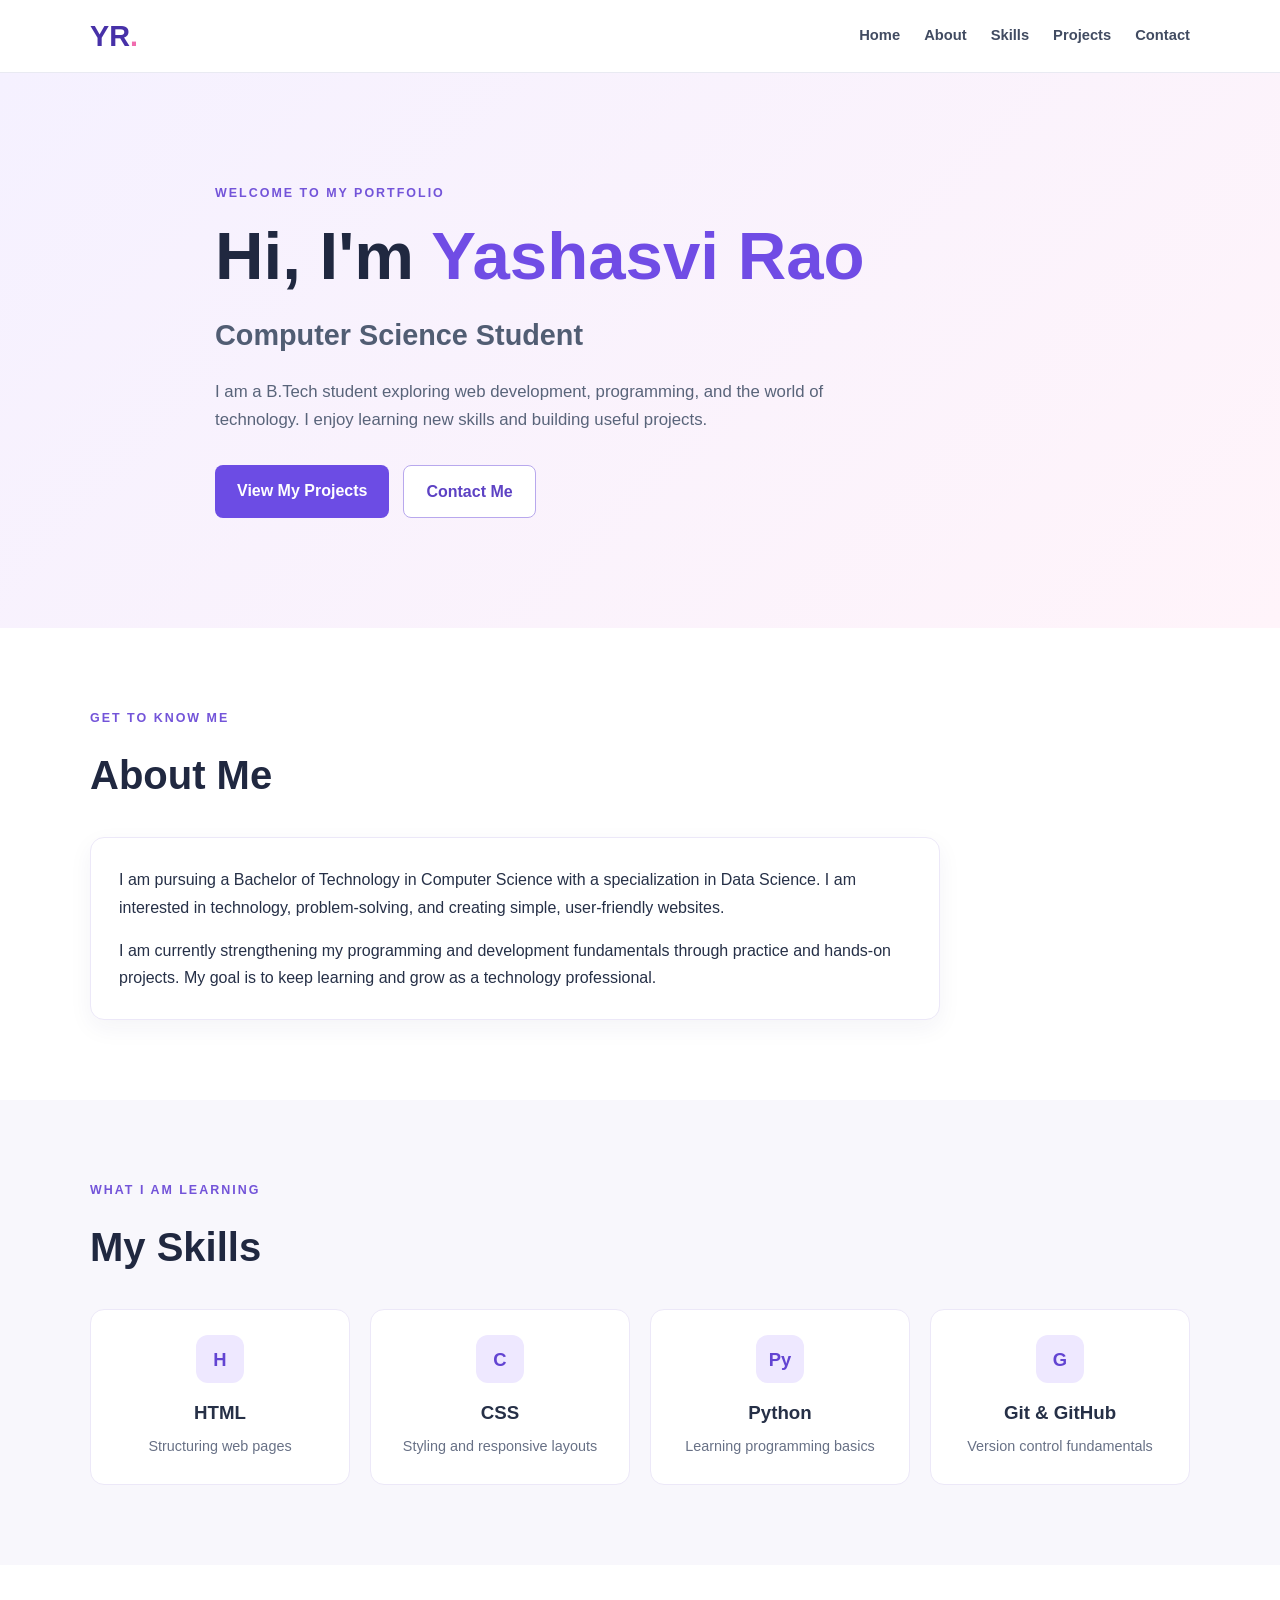
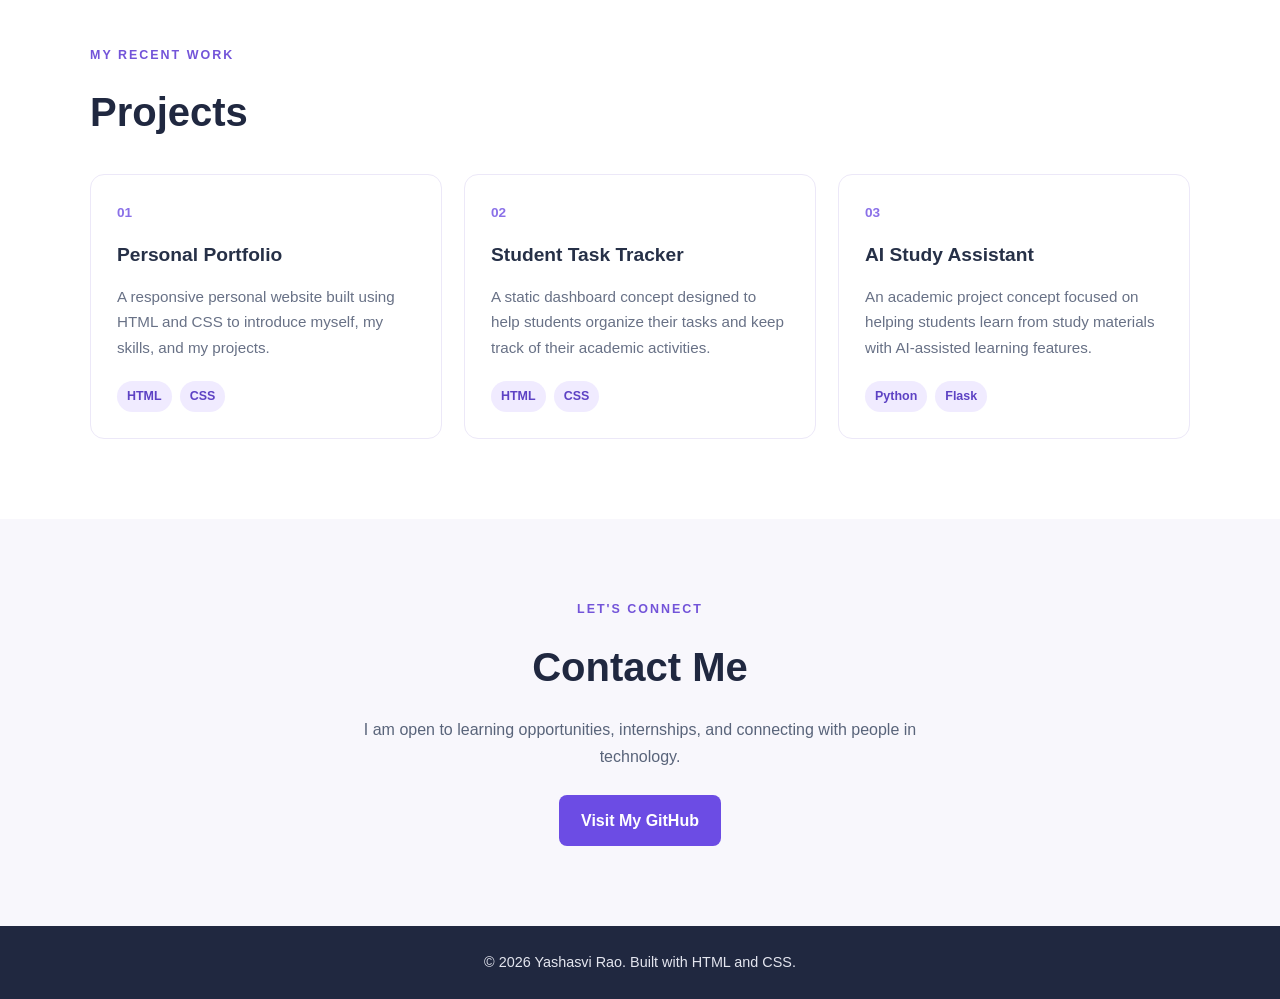
<file: docs/index.html>
<!DOCTYPE html>
<html lang="en">
<head>
    <meta charset="UTF-8">
    <meta name="viewport" content="width=device-width, initial-scale=1.0">
    <meta name="description" content="Personal portfolio of a Computer Science and Data Science student.">
    <title>Yashasvi Rao | Portfolio</title>
    <link rel="stylesheet" href="style.css">
</head>
<body>

    <header class="header">
        <nav class="navbar container">
            <a href="#home" class="logo">YR<span>.</span></a>

            <div class="nav-links">
                <a href="#home">Home</a>
                <a href="#about">About</a>
                <a href="#skills">Skills</a>
                <a href="#projects">Projects</a>
                <a href="#contact">Contact</a>
            </div>
        </nav>
    </header>

    <main>
        <section id="home" class="hero">
            <div class="container hero-content">
                <p class="eyebrow">WELCOME TO MY PORTFOLIO</p>
                <h1>Hi, I'm <span>Yashasvi Rao</span></h1>
                <h2>Computer Science Student</h2>
                <p class="hero-description">
                    I am a B.Tech student exploring web development,
                    programming, and the world of technology.
                    I enjoy learning new skills and building useful projects.
                </p>

                <div class="hero-buttons">
                    <a href="#projects" class="button primary-button">View My Projects</a>
                    <a href="#contact" class="button secondary-button">Contact Me</a>
                </div>
            </div>
        </section>

        <section id="about" class="section">
            <div class="container">
                <p class="eyebrow">GET TO KNOW ME</p>
                <h2 class="section-title">About Me</h2>

                <div class="about-card">
                    <p>
                        I am pursuing a Bachelor of Technology in Computer
                        Science with a specialization in Data Science.
                        I am interested in technology, problem-solving,
                        and creating simple, user-friendly websites.
                    </p>
                    <p>
                        I am currently strengthening my programming and
                        development fundamentals through practice and
                        hands-on projects. My goal is to keep learning
                        and grow as a technology professional.
                    </p>
                </div>
            </div>
        </section>

        <section id="skills" class="section section-light">
            <div class="container">
                <p class="eyebrow">WHAT I AM LEARNING</p>
                <h2 class="section-title">My Skills</h2>

                <div class="skills-grid">
                    <article class="skill-card">
                        <div class="skill-icon">H</div>
                        <h3>HTML</h3>
                        <p>Structuring web pages</p>
                    </article>

                    <article class="skill-card">
                        <div class="skill-icon">C</div>
                        <h3>CSS</h3>
                        <p>Styling and responsive layouts</p>
                    </article>

                    <article class="skill-card">
                        <div class="skill-icon">Py</div>
                        <h3>Python</h3>
                        <p>Learning programming basics</p>
                    </article>

                    <article class="skill-card">
                        <div class="skill-icon">G</div>
                        <h3>Git & GitHub</h3>
                        <p>Version control fundamentals</p>
                    </article>
                </div>
            </div>
        </section>

        <section id="projects" class="section">
            <div class="container">
                <p class="eyebrow">MY RECENT WORK</p>
                <h2 class="section-title">Projects</h2>

                <div class="projects-grid">
                    <article class="project-card">
                        <div class="project-number">01</div>
                        <h3>Personal Portfolio</h3>
                        <p>
                            A responsive personal website built using
                            HTML and CSS to introduce myself, my skills,
                            and my projects.
                        </p>
                        <div class="tags">
                            <span>HTML</span>
                            <span>CSS</span>
                        </div>
                    </article>

                    <article class="project-card">
                        <div class="project-number">02</div>
                        <h3>Student Task Tracker</h3>
                        <p>
                            A static dashboard concept designed to help
                            students organize their tasks and keep track
                            of their academic activities.
                        </p>
                        <div class="tags">
                            <span>HTML</span>
                            <span>CSS</span>
                        </div>
                    </article>

                    <article class="project-card">
                        <div class="project-number">03</div>
                        <h3>AI Study Assistant</h3>
                        <p>
                            An academic project concept focused on
                            helping students learn from study materials
                            with AI-assisted learning features.
                        </p>
                        <div class="tags">
                            <span>Python</span>
                            <span>Flask</span>
                        </div>
                    </article>
                </div>
            </div>
        </section>

        <section id="contact" class="section section-light">
            <div class="container contact-content">
                <p class="eyebrow">LET'S CONNECT</p>
                <h2 class="section-title">Contact Me</h2>
                <p>
                    I am open to learning opportunities, internships,
                    and connecting with people in technology.
                </p>
                <a class="button primary-button"
                   href="https://github.com/yashi2911"
                   target="_blank"
                   rel="noopener noreferrer">
                    Visit My GitHub
                </a>
            </div>
        </section>
    </main>

    <footer class="footer">
        <div class="container">
            <p>&copy; 2026 Yashasvi Rao. Built with HTML and CSS.</p>
        </div>
    </footer>

</body>
</html>
</file>
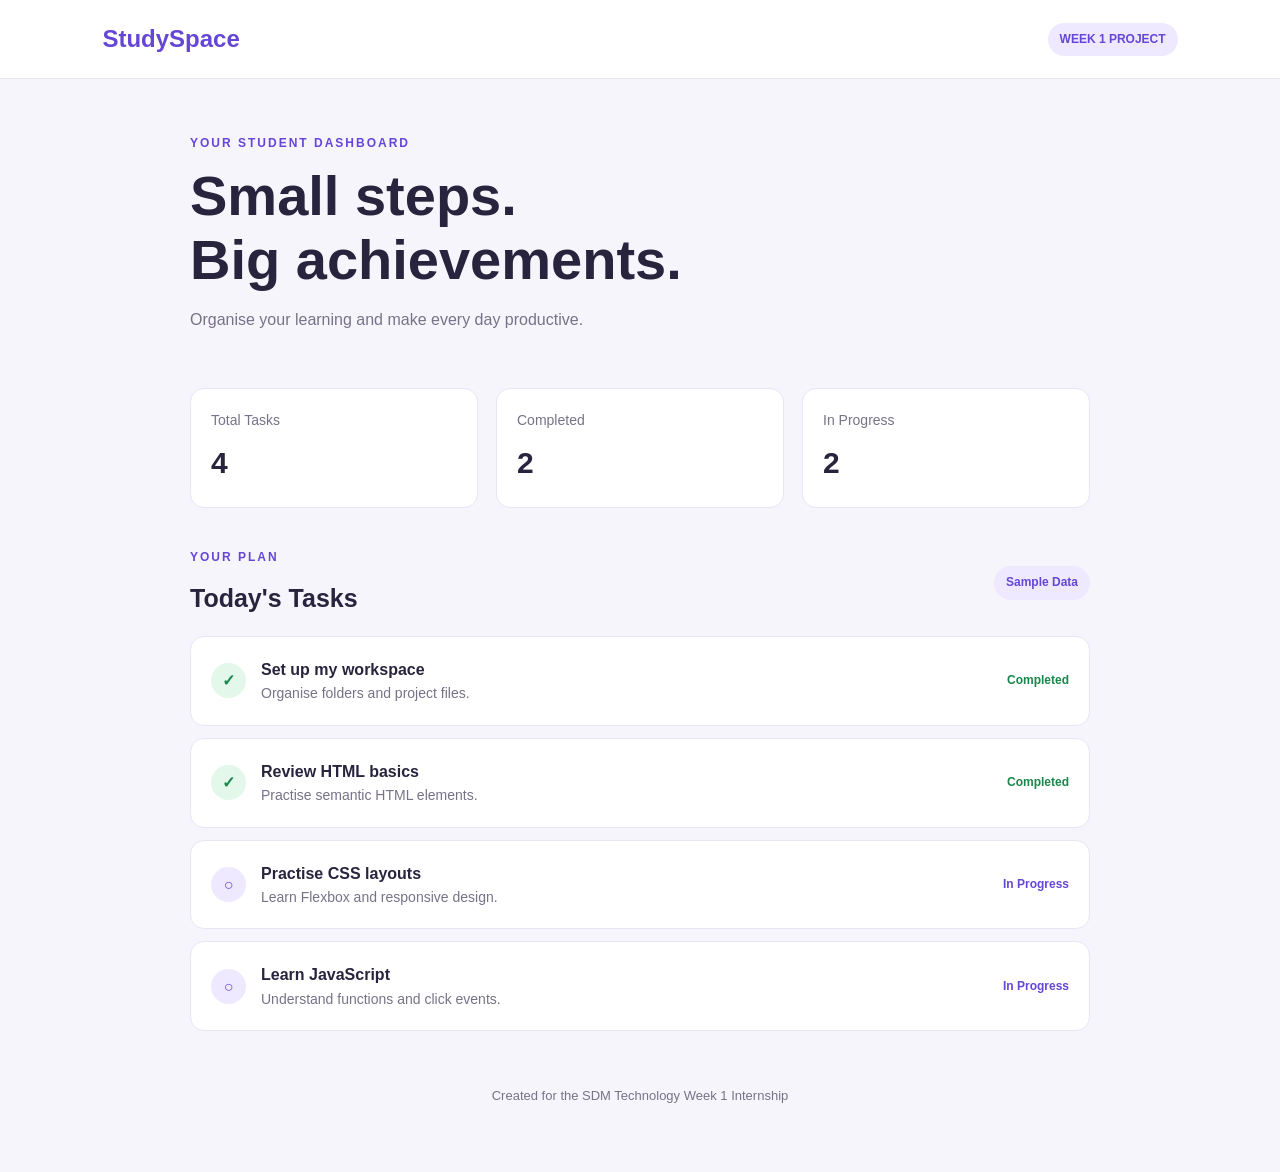
<file: html-css-page/index.html>
<!DOCTYPE html>
<html lang="en">
<head>
    <meta charset="UTF-8">
    <meta name="viewport" content="width=device-width, initial-scale=1.0">
    <title>StudySpace | Student Dashboard</title>
    <link rel="stylesheet" href="style.css">
</head>
<body>

    <header class="navbar">
        <a href="#" class="logo">StudySpace</a>
        <span class="tag">WEEK 1 PROJECT</span>
    </header>

    <main class="container">

        <section class="hero">
            <p class="eyebrow">YOUR STUDENT DASHBOARD</p>
            <h1>Small steps.<br>Big achievements.</h1>
            <p class="subtitle">
                Organise your learning and make every day productive.
            </p>
        </section>

        <section class="stats">
            <div class="stat-card">
                <p>Total Tasks</p>
                <h2>4</h2>
            </div>

            <div class="stat-card">
                <p>Completed</p>
                <h2>2</h2>
            </div>

            <div class="stat-card">
                <p>In Progress</p>
                <h2>2</h2>
            </div>
        </section>

        <section class="tasks">
            <div class="section-heading">
                <div>
                    <p class="eyebrow">YOUR PLAN</p>
                    <h2>Today's Tasks</h2>
                </div>
                <span class="tag">Sample Data</span>
            </div>

            <article class="task completed">
                <span class="check">✓</span>
                <div class="task-details">
                    <h3>Set up my workspace</h3>
                    <p>Organise folders and project files.</p>
                </div>
                <span class="status done">Completed</span>
            </article>

            <article class="task completed">
                <span class="check">✓</span>
                <div class="task-details">
                    <h3>Review HTML basics</h3>
                    <p>Practise semantic HTML elements.</p>
                </div>
                <span class="status done">Completed</span>
            </article>

            <article class="task">
                <span class="check pending">○</span>
                <div class="task-details">
                    <h3>Practise CSS layouts</h3>
                    <p>Learn Flexbox and responsive design.</p>
                </div>
                <span class="status progress">In Progress</span>
            </article>

            <article class="task">
                <span class="check pending">○</span>
                <div class="task-details">
                    <h3>Learn JavaScript</h3>
                    <p>Understand functions and click events.</p>
                </div>
                <span class="status progress">In Progress</span>
            </article>
        </section>

        <footer>
            Created for the SDM Technology Week 1 Internship
        </footer>

    </main>

</body>
</html>
</file>
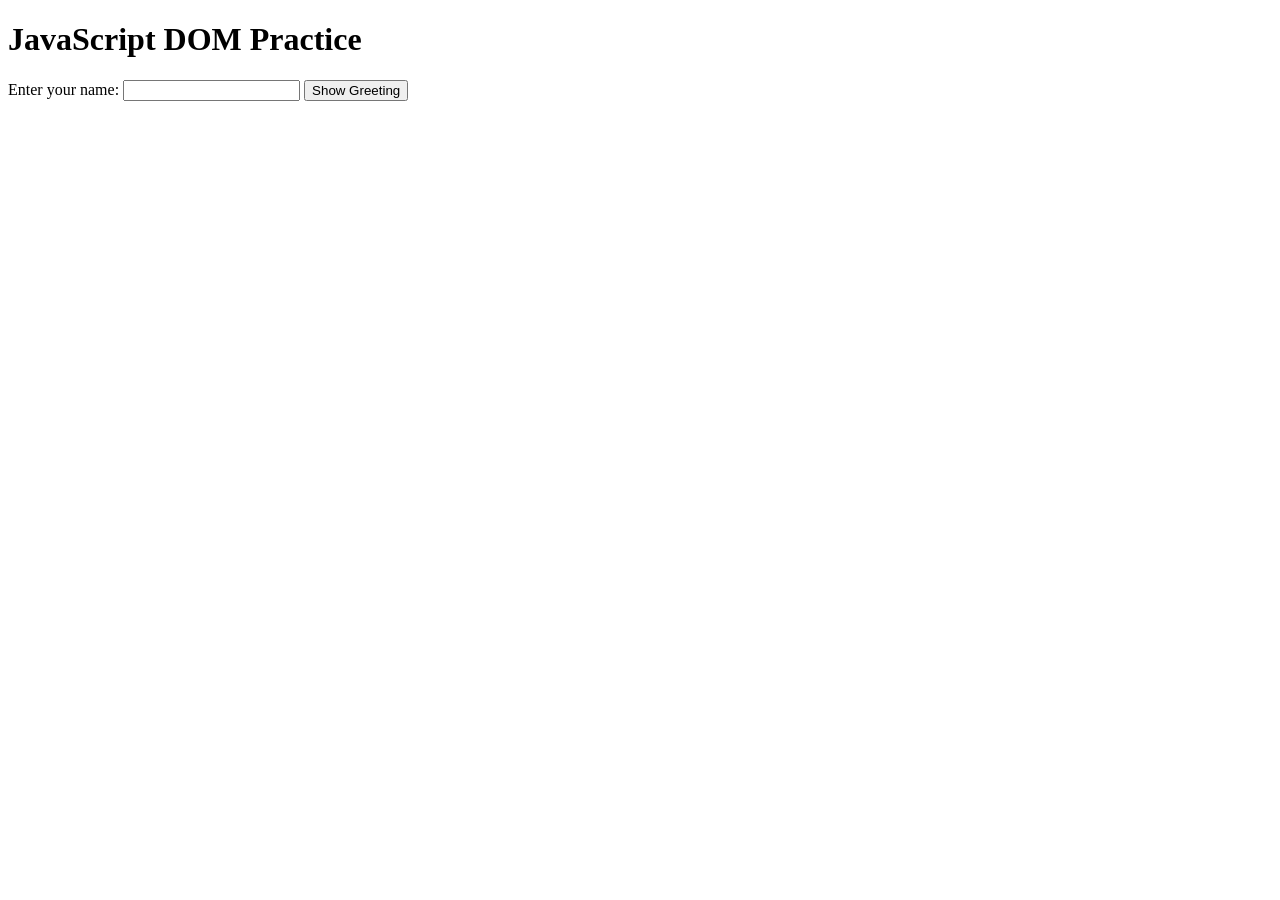
<file: JavaScript-Week1/index.html>
<!DOCTYPE html>
<html lang="en">
<head>
    <meta charset="UTF-8">
    <meta name="viewport" content="width=device-width, initial-scale=1.0">
    <title>JavaScript DOM Exercise</title>
</head>
<body>
    <h1>JavaScript DOM Practice</h1>

    <label for="nameInput">Enter your name:</label>
    <input id="nameInput" type="text">

    <button id="greetButton">Show Greeting</button>

    <p id="result"></p>

    <script>
        const nameInput = document.getElementById("nameInput");
        const greetButton = document.getElementById("greetButton");
        const result = document.getElementById("result");

        greetButton.addEventListener("click", function() {
            const name = nameInput.value.trim();

            if (name === "") {
                result.textContent = "Please enter your name!";
            } else {
                result.textContent = "Hello, " + name + "!";
            }
        });
    </script>
</body>
</html>
</file>
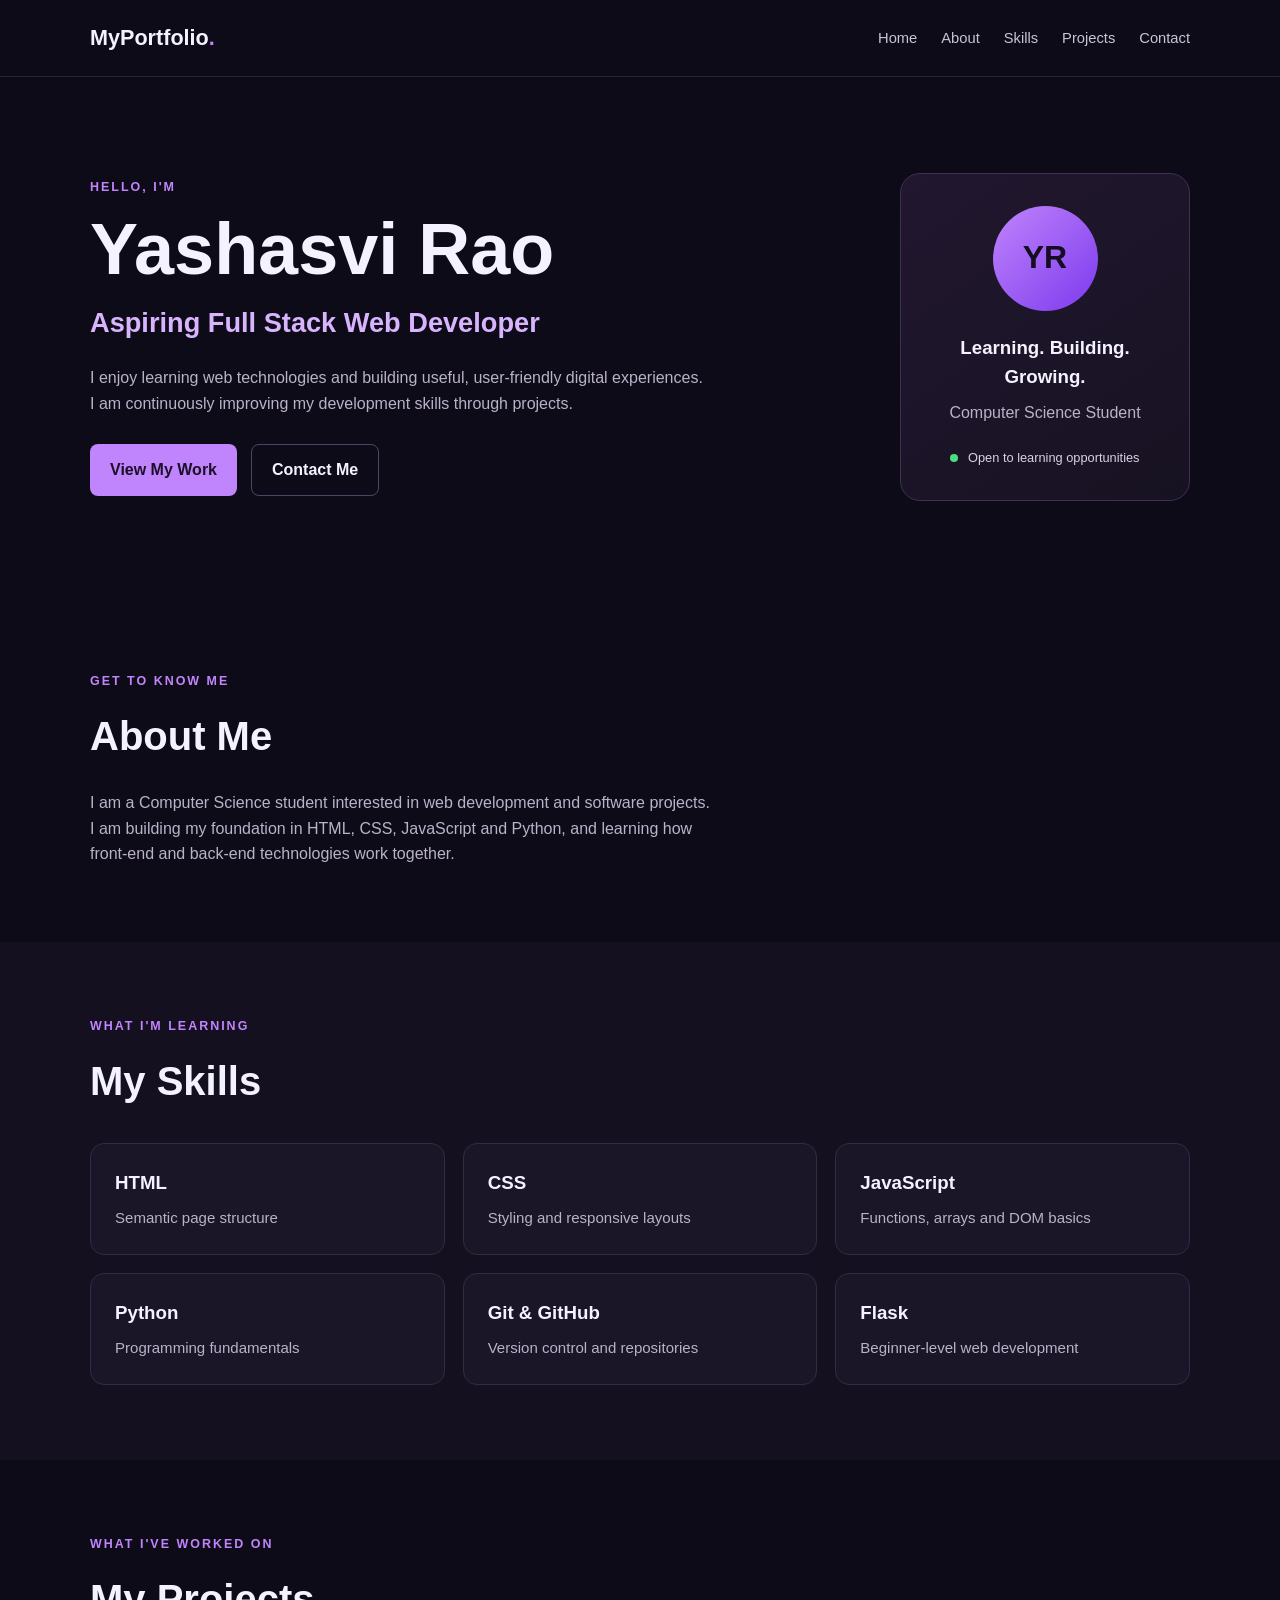
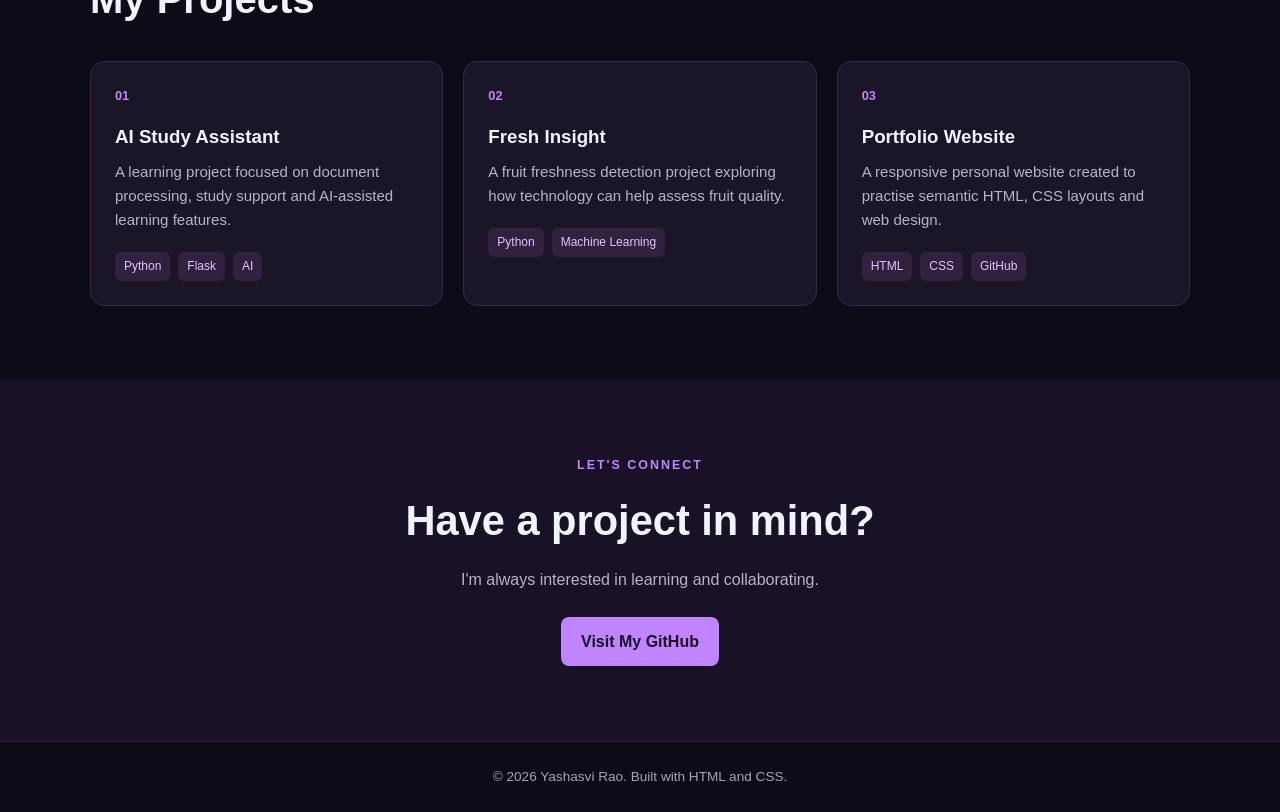
<file: Week2-Responsive-Layout/index.html>
<!DOCTYPE html>
<html lang="en">
<head>
    <meta charset="UTF-8">
    <meta name="viewport" content="width=device-width, initial-scale=1.0">
    <meta name="description" content="Personal portfolio showcasing web development skills and projects.">
    <title>My Portfolio | Web Developer</title>
    <link rel="stylesheet" href="style.css">
</head>
<body>

    <header class="header">
        <nav class="navbar container" aria-label="Main navigation">
            <a href="#home" class="logo">MyPortfolio<span>.</span></a>

            <ul class="nav-links">
                <li><a href="#home">Home</a></li>
                <li><a href="#about">About</a></li>
                <li><a href="#skills">Skills</a></li>
                <li><a href="#projects">Projects</a></li>
                <li><a href="#contact">Contact</a></li>
            </ul>
        </nav>
    </header>

    <main>
        <section class="hero container" id="home">
            <div class="hero-content">
                <p class="eyebrow">HELLO, I'M</p>
                <h1>Yashasvi Rao</h1>
                <h2>Aspiring Full Stack Web Developer</h2>
                <p class="hero-description">
                    I enjoy learning web technologies and building useful,
                    user-friendly digital experiences. I am continuously
                    improving my development skills through projects.
                </p>

                <div class="hero-buttons">
                    <a class="button primary" href="#projects">View My Work</a>
                    <a class="button secondary" href="#contact">Contact Me</a>
                </div>
            </div>

            <div class="hero-card" aria-label="Developer introduction">
                <div class="avatar">YR</div>
                <h3>Learning. Building. Growing.</h3>
                <p>Computer Science Student</p>
                <div class="status"><span></span> Open to learning opportunities</div>
            </div>
        </section>

        <section class="section container" id="about">
            <p class="eyebrow">GET TO KNOW ME</p>
            <h2 class="section-title">About Me</h2>
            <p class="section-description">
                I am a Computer Science student interested in web development
                and software projects. I am building my foundation in HTML,
                CSS, JavaScript and Python, and learning how front-end and
                back-end technologies work together.
            </p>
        </section>

        <section class="section skills-section" id="skills">
            <div class="container">
                <p class="eyebrow">WHAT I'M LEARNING</p>
                <h2 class="section-title">My Skills</h2>

                <div class="skills-grid">
                    <article class="skill-card">
                        <h3>HTML</h3>
                        <p>Semantic page structure</p>
                    </article>
                    <article class="skill-card">
                        <h3>CSS</h3>
                        <p>Styling and responsive layouts</p>
                    </article>
                    <article class="skill-card">
                        <h3>JavaScript</h3>
                        <p>Functions, arrays and DOM basics</p>
                    </article>
                    <article class="skill-card">
                        <h3>Python</h3>
                        <p>Programming fundamentals</p>
                    </article>
                    <article class="skill-card">
                        <h3>Git & GitHub</h3>
                        <p>Version control and repositories</p>
                    </article>
                    <article class="skill-card">
                        <h3>Flask</h3>
                        <p>Beginner-level web development</p>
                    </article>
                </div>
            </div>
        </section>

        <section class="section container" id="projects">
            <p class="eyebrow">WHAT I'VE WORKED ON</p>
            <h2 class="section-title">My Projects</h2>

            <div class="projects-grid">
                <article class="project-card">
                    <div class="project-number">01</div>
                    <h3>AI Study Assistant</h3>
                    <p>
                        A learning project focused on document processing,
                        study support and AI-assisted learning features.
                    </p>
                    <div class="tags">
                        <span>Python</span>
                        <span>Flask</span>
                        <span>AI</span>
                    </div>
                </article>

                <article class="project-card">
                    <div class="project-number">02</div>
                    <h3>Fresh Insight</h3>
                    <p>
                        A fruit freshness detection project exploring how
                        technology can help assess fruit quality.
                    </p>
                    <div class="tags">
                        <span>Python</span>
                        <span>Machine Learning</span>
                    </div>
                </article>

                <article class="project-card">
                    <div class="project-number">03</div>
                    <h3>Portfolio Website</h3>
                    <p>
                        A responsive personal website created to practise
                        semantic HTML, CSS layouts and web design.
                    </p>
                    <div class="tags">
                        <span>HTML</span>
                        <span>CSS</span>
                        <span>GitHub</span>
                    </div>
                </article>
            </div>
        </section>

        <section class="contact-section" id="contact">
            <div class="container contact-content">
                <p class="eyebrow">LET'S CONNECT</p>
                <h2>Have a project in mind?</h2>
                <p>I'm always interested in learning and collaborating.</p>
                <a class="button primary" href="https://github.com/yashi2911"
                   target="_blank" rel="noopener noreferrer">Visit My GitHub</a>
            </div>
        </section>
    </main>

    <footer class="footer">
        <p>© 2026 Yashasvi Rao. Built with HTML and CSS.</p>
    </footer>

</body>
</html>
</file>
<file: docs/style.css>
/* Basic reset */
* {
    margin: 0;
    padding: 0;
    box-sizing: border-box;
}

html {
    scroll-behavior: smooth;
    scroll-padding-top: 80px;
}

body {
    font-family: Arial, Helvetica, sans-serif;
    line-height: 1.7;
    color: #263047;
    background: #ffffff;
}

a {
    color: inherit;
    text-decoration: none;
}

.container {
    width: min(1100px, 90%);
    margin: 0 auto;
}

/* Navigation */
.header {
    background: #ffffff;
    border-bottom: 1px solid #e9eaf2;
    position: sticky;
    top: 0;
    z-index: 10;
}

.navbar {
    min-height: 72px;
    display: flex;
    align-items: center;
    justify-content: space-between;
    gap: 20px;
}

.logo {
    font-size: 1.8rem;
    font-weight: 800;
    color: #4731a8;
}

.logo span {
    color: #f06cae;
}

.nav-links {
    display: flex;
    flex-wrap: wrap;
    gap: 24px;
}

.nav-links a {
    font-size: 0.92rem;
    font-weight: 600;
    color: #414b61;
}

.nav-links a:hover {
    color: #6b4ce6;
}

/* Hero section */
.hero {
    padding: 110px 0;
    background: linear-gradient(135deg, #f5f1ff, #fff4fa);
}

.hero-content {
    max-width: 850px;
}

.eyebrow {
    color: #7354d9;
    font-size: 0.78rem;
    font-weight: 800;
    letter-spacing: 2px;
    margin-bottom: 12px;
}

.hero h1 {
    font-size: clamp(2.3rem, 6vw, 4.2rem);
    line-height: 1.2;
    margin-bottom: 14px;
    color: #202840;
}

.hero h1 span {
    color: #704ce5;
}

.hero h2 {
    font-size: clamp(1.2rem, 3vw, 1.8rem);
    color: #515d73;
    margin-bottom: 18px;
}

.hero-description {
    max-width: 650px;
    color: #59647a;
    font-size: 1.05rem;
}

.hero-buttons {
    display: flex;
    flex-wrap: wrap;
    gap: 14px;
    margin-top: 30px;
}

.button {
    display: inline-block;
    padding: 12px 22px;
    border-radius: 8px;
    font-weight: 700;
    text-align: center;
    transition: transform 0.2s, background 0.2s;
}

.button:hover {
    transform: translateY(-2px);
}

.primary-button {
    background: #6c4ce4;
    color: #ffffff;
}

.primary-button:hover {
    background: #5034bf;
}

.secondary-button {
    color: #5d42c4;
    border: 1px solid #b8a8ed;
    background: #ffffff;
}

/* General sections */
.section {
    padding: 80px 0;
}

.section-title {
    color: #202840;
    font-size: clamp(1.8rem, 4vw, 2.5rem);
    margin-bottom: 28px;
}

.section-light {
    background: #f8f7fc;
}

.about-card {
    max-width: 850px;
    padding: 28px;
    background: #ffffff;
    border: 1px solid #ece8f8;
    border-radius: 14px;
    box-shadow: 0 8px 25px rgba(46, 34, 90, 0.05);
}

.about-card p + p {
    margin-top: 16px;
}

/* Skills */
.skills-grid {
    display: grid;
    grid-template-columns: repeat(4, minmax(0, 1fr));
    gap: 20px;
}

.skill-card {
    padding: 25px 18px;
    border: 1px solid #ece8f8;
    border-radius: 14px;
    background: #ffffff;
    text-align: center;
    transition: transform 0.2s, box-shadow 0.2s;
}

.skill-card:hover,
.project-card:hover {
    transform: translateY(-4px);
    box-shadow: 0 12px 28px rgba(46, 34, 90, 0.09);
}

.skill-icon {
    width: 48px;
    height: 48px;
    display: grid;
    place-items: center;
    margin: 0 auto 14px;
    border-radius: 12px;
    background: #eee8ff;
    color: #6244d2;
    font-size: 1.15rem;
    font-weight: 800;
}

.skill-card h3 {
    margin-bottom: 5px;
}

.skill-card p {
    color: #687186;
    font-size: 0.9rem;
}

/* Projects */
.projects-grid {
    display: grid;
    grid-template-columns: repeat(3, minmax(0, 1fr));
    gap: 22px;
}

.project-card {
    padding: 26px;
    border: 1px solid #ece8f8;
    border-radius: 14px;
    background: #ffffff;
    transition: transform 0.2s, box-shadow 0.2s;
}

.project-number {
    color: #8a70e8;
    font-size: 0.85rem;
    font-weight: 800;
    margin-bottom: 15px;
}

.project-card h3 {
    margin-bottom: 12px;
    font-size: 1.2rem;
}

.project-card p {
    color: #687186;
    font-size: 0.95rem;
}

.tags {
    display: flex;
    flex-wrap: wrap;
    gap: 8px;
    margin-top: 20px;
}

.tags span {
    padding: 5px 10px;
    border-radius: 20px;
    background: #f0ebff;
    color: #5d42c4;
    font-size: 0.78rem;
    font-weight: 700;
}

/* Contact */
.contact-content {
    text-align: center;
}

.contact-content .section-title {
    margin-bottom: 15px;
}

.contact-content > p:not(.eyebrow) {
    max-width: 600px;
    margin: 0 auto 25px;
    color: #59647a;
}

/* Footer */
.footer {
    padding: 24px 0;
    background: #202840;
    color: #e4e6ef;
    text-align: center;
    font-size: 0.9rem;
}

/* Responsive design */
@media (max-width: 800px) {
    .skills-grid {
        grid-template-columns: repeat(2, minmax(0, 1fr));
    }

    .projects-grid {
        grid-template-columns: repeat(2, minmax(0, 1fr));
    }

    .hero {
        padding: 85px 0;
    }

    .section {
        padding: 65px 0;
    }
}

@media (max-width: 560px) {
    .navbar {
        padding: 15px 0;
        flex-direction: column;
        gap: 10px;
    }

    .nav-links {
        justify-content: center;
        gap: 12px 18px;
    }

    .nav-links a {
        font-size: 0.85rem;
    }

    .hero {
        padding: 65px 0;
    }

    .hero-buttons {
        flex-direction: column;
        align-items: stretch;
    }

    .skills-grid,
    .projects-grid {
        grid-template-columns: 1fr;
    }

    .section {
        padding: 52px 0;
    }

    .about-card,
    .project-card {
        padding: 22px;
    }
}
</file>
<file: html-css-page/style.css>
* {
    box-sizing: border-box;
    margin: 0;
    padding: 0;
}

body {
    font-family: Arial, sans-serif;
    background: #f7f5fc;
    color: #28243d;
    line-height: 1.6;
}

.navbar {
    display: flex;
    justify-content: space-between;
    align-items: center;
    padding: 20px 8%;
    background: white;
    border-bottom: 1px solid #e9e5f3;
}

.logo {
    color: #6546d7;
    font-size: 24px;
    font-weight: bold;
    text-decoration: none;
}

.tag {
    background: #eee9ff;
    color: #6546d7;
    padding: 7px 12px;
    border-radius: 20px;
    font-size: 12px;
    font-weight: bold;
}

.container {
    width: min(900px, 90%);
    margin: 35px auto;
}

.hero {
    padding: 20px 0 30px;
}

.eyebrow {
    color: #6546d7;
    font-size: 12px;
    font-weight: bold;
    letter-spacing: 2px;
    margin-bottom: 10px;
}

.hero h1 {
    font-size: clamp(36px, 6vw, 56px);
    line-height: 1.15;
    margin-bottom: 15px;
}

.subtitle {
    color: #777287;
}

.stats {
    display: grid;
    grid-template-columns: repeat(3, 1fr);
    gap: 18px;
    margin: 25px 0 40px;
}

.stat-card,
.task {
    background: white;
    border: 1px solid #e9e5f3;
    border-radius: 14px;
    padding: 20px;
}

.stat-card p,
.task-details p {
    color: #777287;
    font-size: 14px;
}

.stat-card h2 {
    font-size: 30px;
    margin-top: 8px;
}

.section-heading {
    display: flex;
    justify-content: space-between;
    align-items: center;
    gap: 12px;
    margin-bottom: 18px;
}

.section-heading h2 {
    font-size: 25px;
}

.task {
    display: flex;
    align-items: center;
    gap: 15px;
    margin-bottom: 12px;
}

.check {
    display: grid;
    place-items: center;
    width: 35px;
    height: 35px;
    border-radius: 50%;
    background: #e3f8ea;
    color: #19864b;
    font-weight: bold;
    flex-shrink: 0;
}

.check.pending {
    background: #eee9ff;
    color: #6546d7;
}

.task-details {
    flex: 1;
}

.task-details h3 {
    font-size: 16px;
}

.status {
    font-size: 12px;
    font-weight: bold;
}

.done {
    color: #19864b;
}

.progress {
    color: #6546d7;
}

footer {
    text-align: center;
    padding: 30px 0;
    margin-top: 25px;
    color: #777287;
    font-size: 13px;
}

@media (max-width: 600px) {
    .navbar {
        padding: 16px 5%;
    }

    .container {
        width: 92%;
        margin-top: 20px;
    }

    .stats {
        grid-template-columns: 1fr;
        gap: 10px;
    }

    .task {
        flex-wrap: wrap;
        padding: 15px;
    }

    .status {
        margin-left: 50px;
    }
}
</file>
<file: Week2-Responsive-Layout/style.css>
/* 1. Base styles */
* {
    margin: 0;
    padding: 0;
    box-sizing: border-box;
}

html {
    scroll-behavior: smooth;
    scroll-padding-top: 85px;
}

body {
    font-family: Arial, Helvetica, sans-serif;
    background: #0e0b18;
    color: #f5f2ff;
    line-height: 1.6;
}

a {
    color: inherit;
    text-decoration: none;
}

.container {
    width: min(1100px, 90%);
    margin-inline: auto;
}

.header {
    position: sticky;
    top: 0;
    z-index: 10;
    background: #0e0b18;
    border-bottom: 1px solid #292238;
}

.navbar {
    min-height: 76px;
    display: flex;
    align-items: center;
    justify-content: space-between;
    gap: 24px;
}

.logo {
    font-size: 1.35rem;
    font-weight: 800;
}

.logo span {
    color: #c084fc;
}

.nav-links {
    display: flex;
    align-items: center;
    gap: 24px;
    list-style: none;
}

.nav-links a {
    color: #c9c3d8;
    font-size: 0.92rem;
}

.nav-links a:hover {
    color: #d8b4fe;
}

/* 2. Hero section: Flexbox */
.hero {
    min-height: 520px;
    padding-block: 90px;
    display: flex;
    align-items: center;
    justify-content: space-between;
    gap: 56px;
}

.hero-content {
    max-width: 620px;
}

.eyebrow {
    color: #c084fc;
    font-size: 0.78rem;
    font-weight: 700;
    letter-spacing: 2px;
    margin-bottom: 12px;
}

.hero h1 {
    font-size: clamp(2.5rem, 6vw, 4.5rem);
    line-height: 1.1;
    margin-bottom: 12px;
}

.hero h2 {
    color: #d8b4fe;
    font-size: clamp(1.15rem, 3vw, 1.7rem);
    margin-bottom: 20px;
}

.hero-description,
.section-description {
    color: #b9b2c9;
    max-width: 620px;
}

.hero-buttons {
    display: flex;
    flex-wrap: wrap;
    gap: 14px;
    margin-top: 28px;
}

.button {
    display: inline-flex;
    justify-content: center;
    align-items: center;
    min-height: 46px;
    padding: 12px 20px;
    border-radius: 8px;
    font-weight: 700;
    transition: transform 0.2s ease, background 0.2s ease;
}

.button:hover {
    transform: translateY(-2px);
}

.primary {
    color: #1a1027;
    background: #c084fc;
}

.primary:hover {
    background: #d8b4fe;
}

.secondary {
    border: 1px solid #514365;
    color: #f5f2ff;
}

/* 3. Hero profile card */
.hero-card {
    flex: 0 0 290px;
    padding: 32px 22px;
    text-align: center;
    background: linear-gradient(145deg, #21172f, #171222);
    border: 1px solid #403052;
    border-radius: 20px;
}

.avatar {
    width: 105px;
    height: 105px;
    display: grid;
    place-items: center;
    margin: 0 auto 22px;
    border-radius: 50%;
    background: linear-gradient(135deg, #c084fc, #7c3aed);
    color: #160d22;
    font-size: 2rem;
    font-weight: 800;
}

.hero-card h3 {
    margin-bottom: 8px;
}

.hero-card p {
    color: #b9b2c9;
}

.status {
    margin-top: 22px;
    font-size: 0.8rem;
    color: #d9d1e6;
}

.status span {
    display: inline-block;
    width: 8px;
    height: 8px;
    margin-right: 6px;
    border-radius: 50%;
    background: #4ade80;
}

/* 4. General sections */
.section {
    padding-block: 75px;
}

.section-title {
    font-size: clamp(1.8rem, 4vw, 2.5rem);
    margin-bottom: 22px;
}

.skills-section {
    background: #151020;
}

/* 5. CSS Grid: skills */
.skills-grid {
    display: grid;
    grid-template-columns: repeat(3, minmax(0, 1fr));
    gap: 18px;
    margin-top: 30px;
}

.skill-card,
.project-card {
    padding: 24px;
    background: #1b1528;
    border: 1px solid #352944;
    border-radius: 14px;
}

.skill-card h3,
.project-card h3 {
    margin-bottom: 8px;
}

.skill-card p,
.project-card p {
    color: #b9b2c9;
    font-size: 0.94rem;
}

/* 6. CSS Grid: projects */
.projects-grid {
    display: grid;
    grid-template-columns: repeat(3, minmax(0, 1fr));
    gap: 20px;
    margin-top: 30px;
}

.project-card {
    display: flex;
    flex-direction: column;
    align-items: flex-start;
}

.project-number {
    color: #c084fc;
    font-size: 0.8rem;
    font-weight: 700;
    margin-bottom: 16px;
}

.tags {
    display: flex;
    flex-wrap: wrap;
    gap: 8px;
    margin-top: 20px;
}

.tags span {
    padding: 5px 9px;
    border-radius: 6px;
    background: #30213f;
    color: #dfc5ff;
    font-size: 0.75rem;
}

/* 7. Contact and footer */
.contact-section {
    padding-block: 75px;
    text-align: center;
    background: #191226;
}

.contact-content > p:not(.eyebrow) {
    color: #b9b2c9;
    margin-bottom: 24px;
}

.contact-content h2 {
    font-size: clamp(1.8rem, 4vw, 2.6rem);
    margin-bottom: 12px;
}

.footer {
    padding: 24px 5%;
    text-align: center;
    color: #a9a1b9;
    border-top: 1px solid #292238;
    font-size: 0.85rem;
}

/* 8. Tablet layout */
@media (max-width: 768px) {
    .navbar {
        flex-direction: column;
        justify-content: center;
        padding-block: 18px;
    }

    .nav-links {
        justify-content: center;
        flex-wrap: wrap;
        gap: 12px 18px;
    }

    .hero {
        flex-direction: column;
        align-items: flex-start;
        padding-block: 65px;
        gap: 36px;
    }

    .hero-card {
        flex-basis: auto;
        width: 100%;
        max-width: 420px;
        align-self: center;
    }

    .skills-grid,
    .projects-grid {
        grid-template-columns: repeat(2, minmax(0, 1fr));
    }
}

/* 9. Mobile layout */
@media (max-width: 480px) {
    .container {
        width: 90%;
    }

    .nav-links {
        gap: 10px 14px;
    }

    .nav-links a {
        font-size: 0.82rem;
    }

    .hero {
        min-height: auto;
        padding-block: 50px;
    }

    .hero-buttons {
        flex-direction: column;
        align-items: stretch;
    }

    .skills-grid,
    .projects-grid {
        grid-template-columns: 1fr;
    }

    .section {
        padding-block: 52px;
    }

    .skill-card,
    .project-card {
        padding: 20px;
    }
}
</file>
